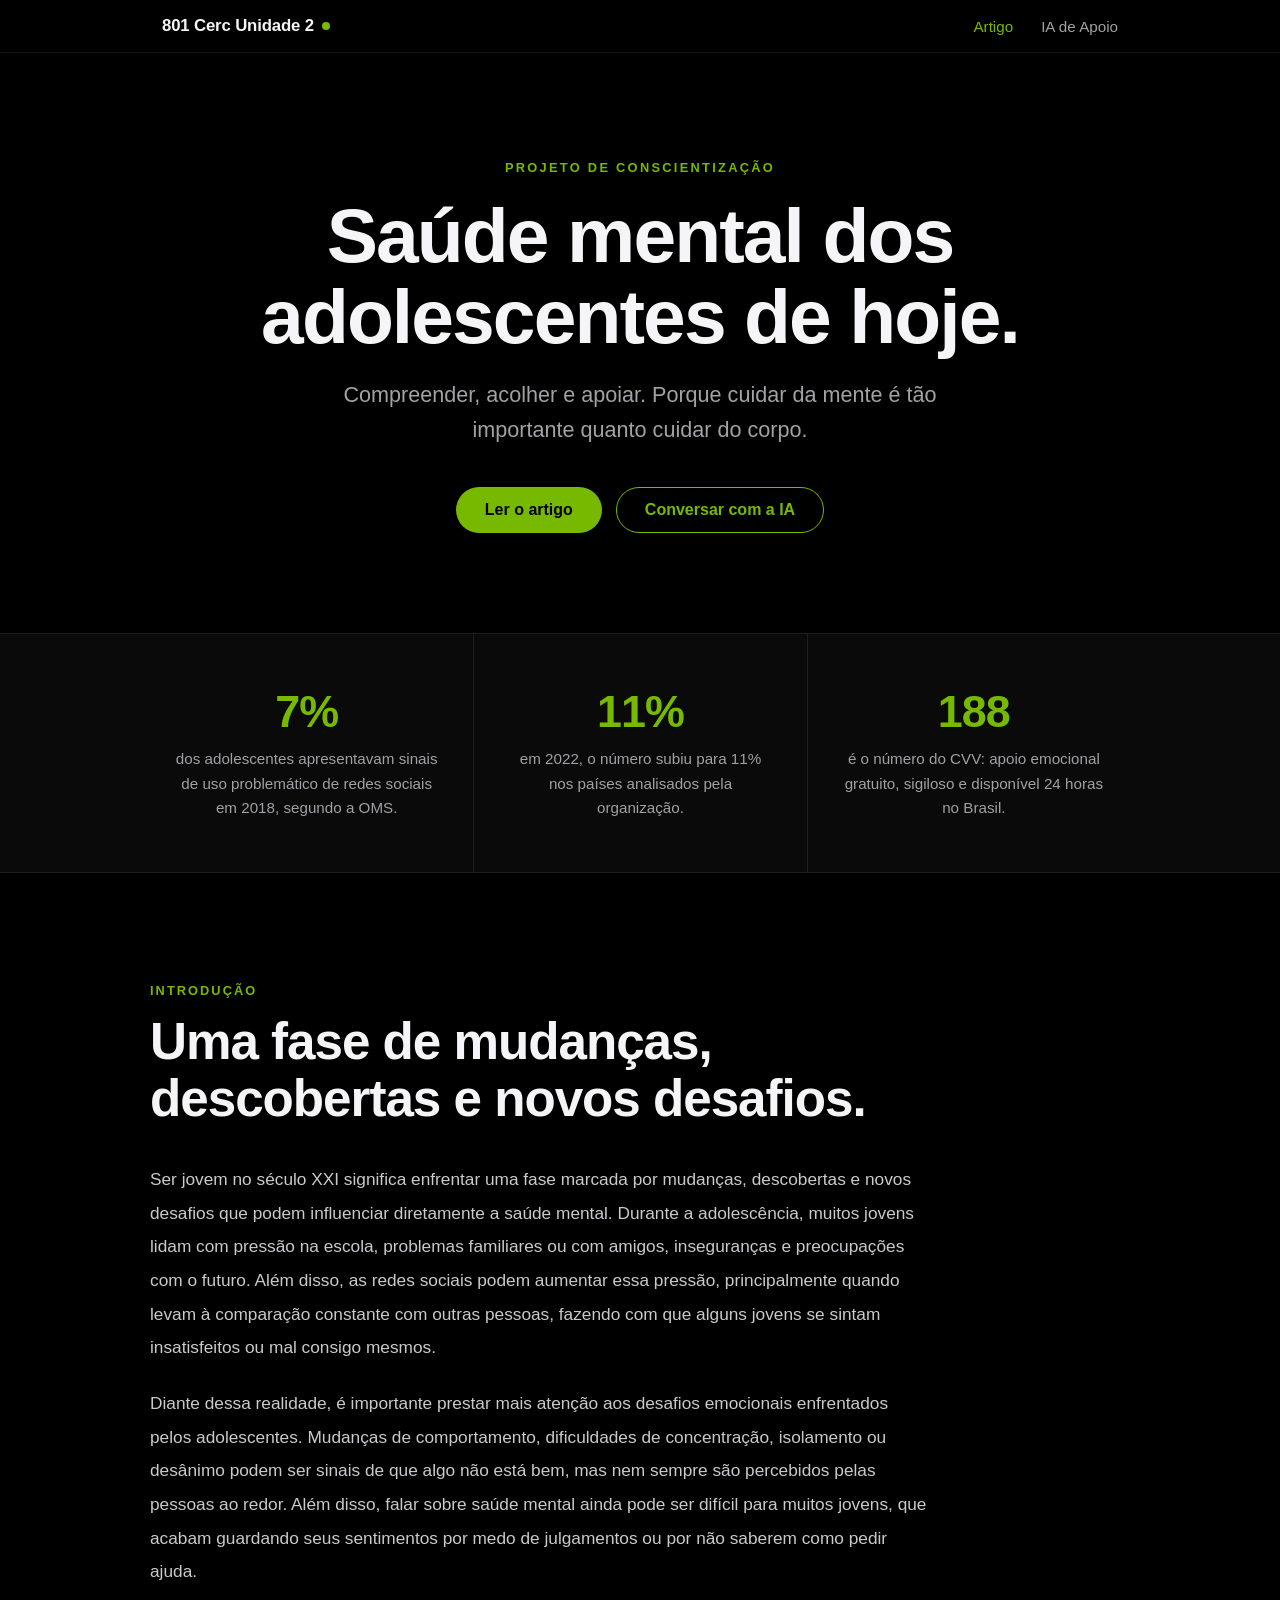
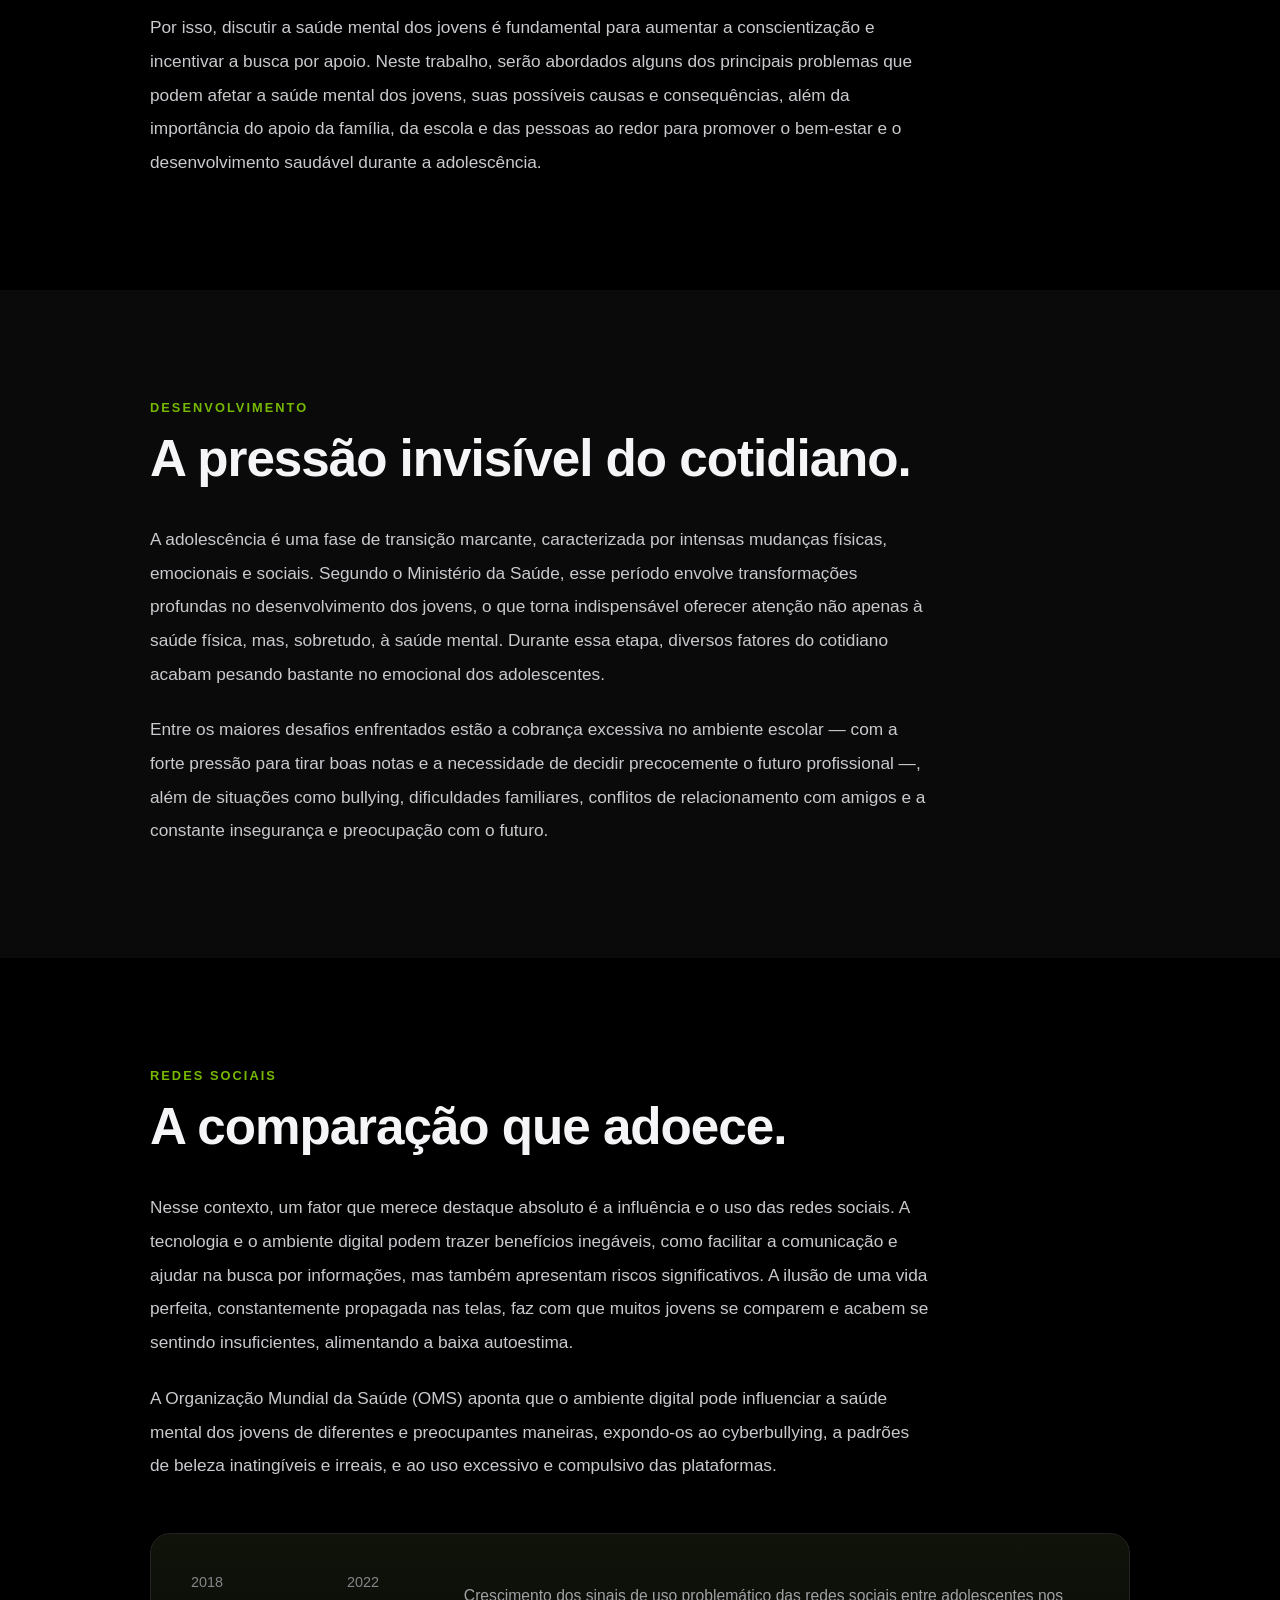
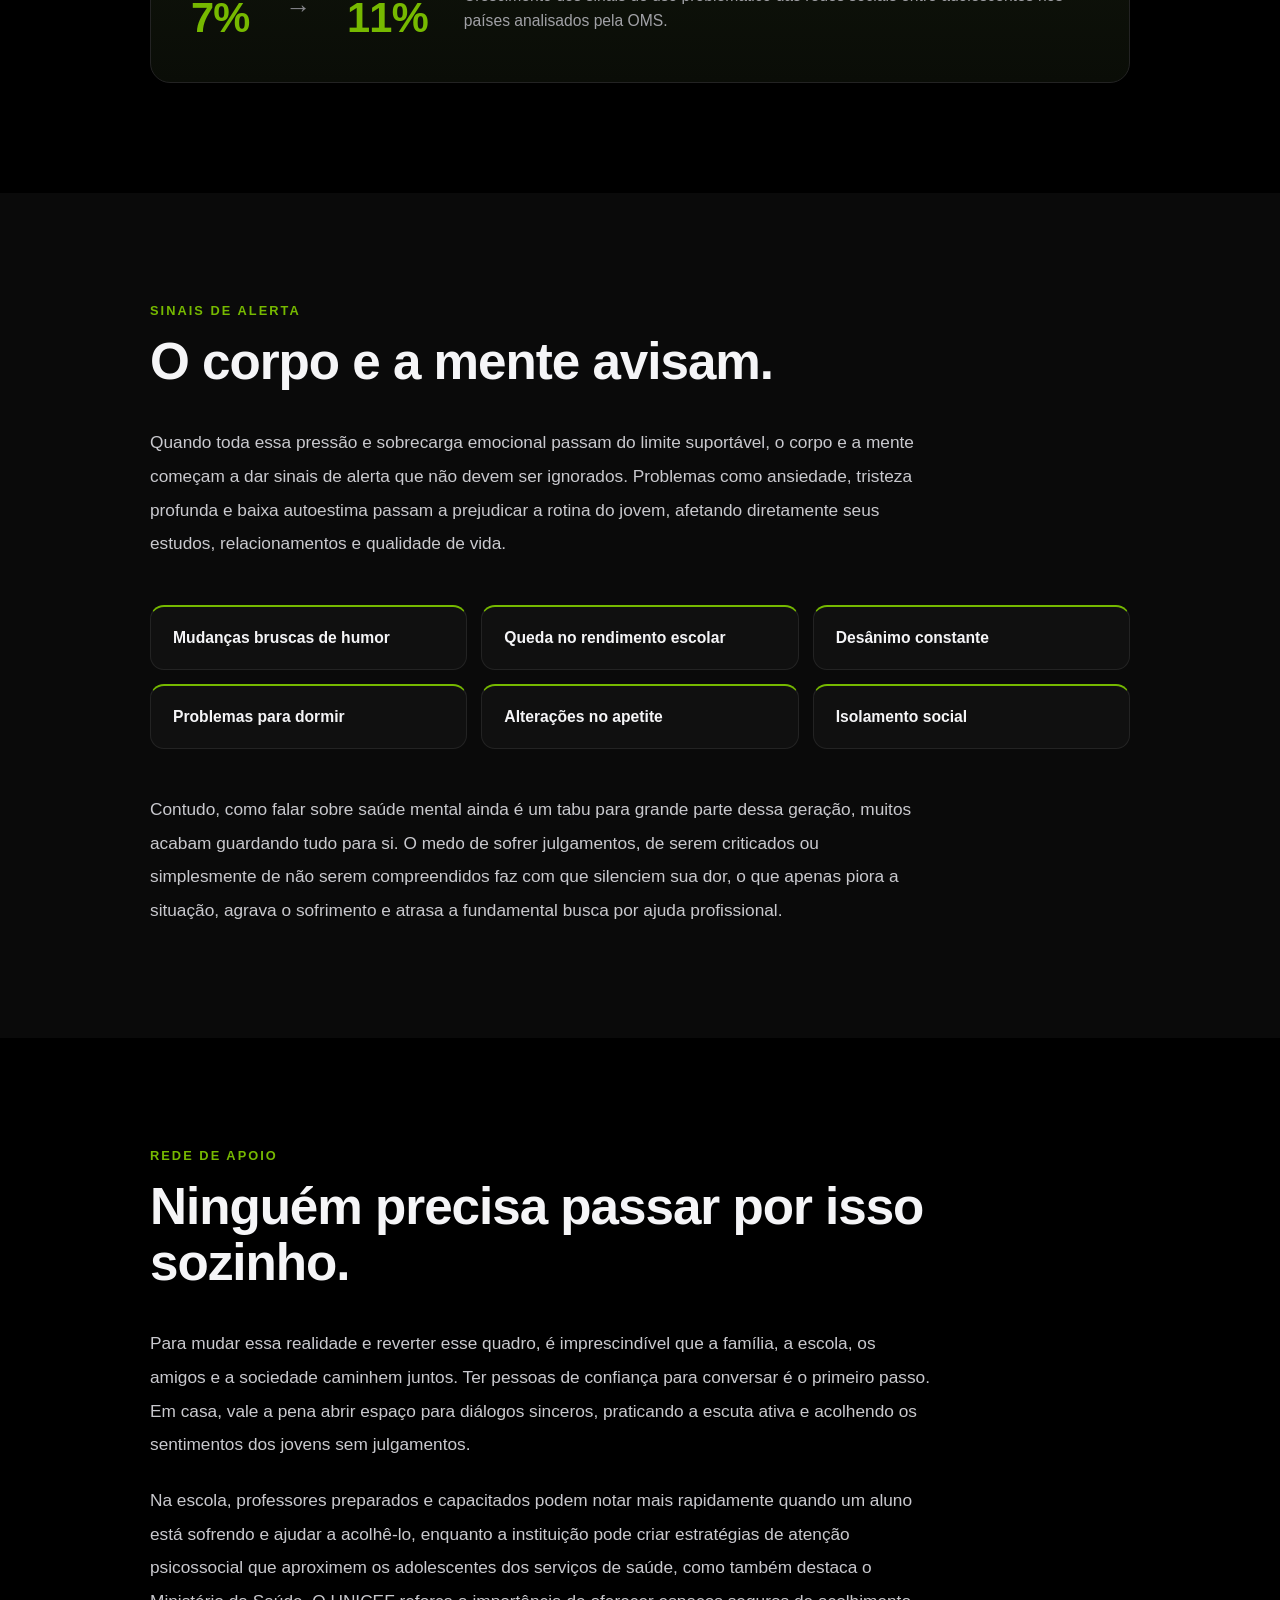
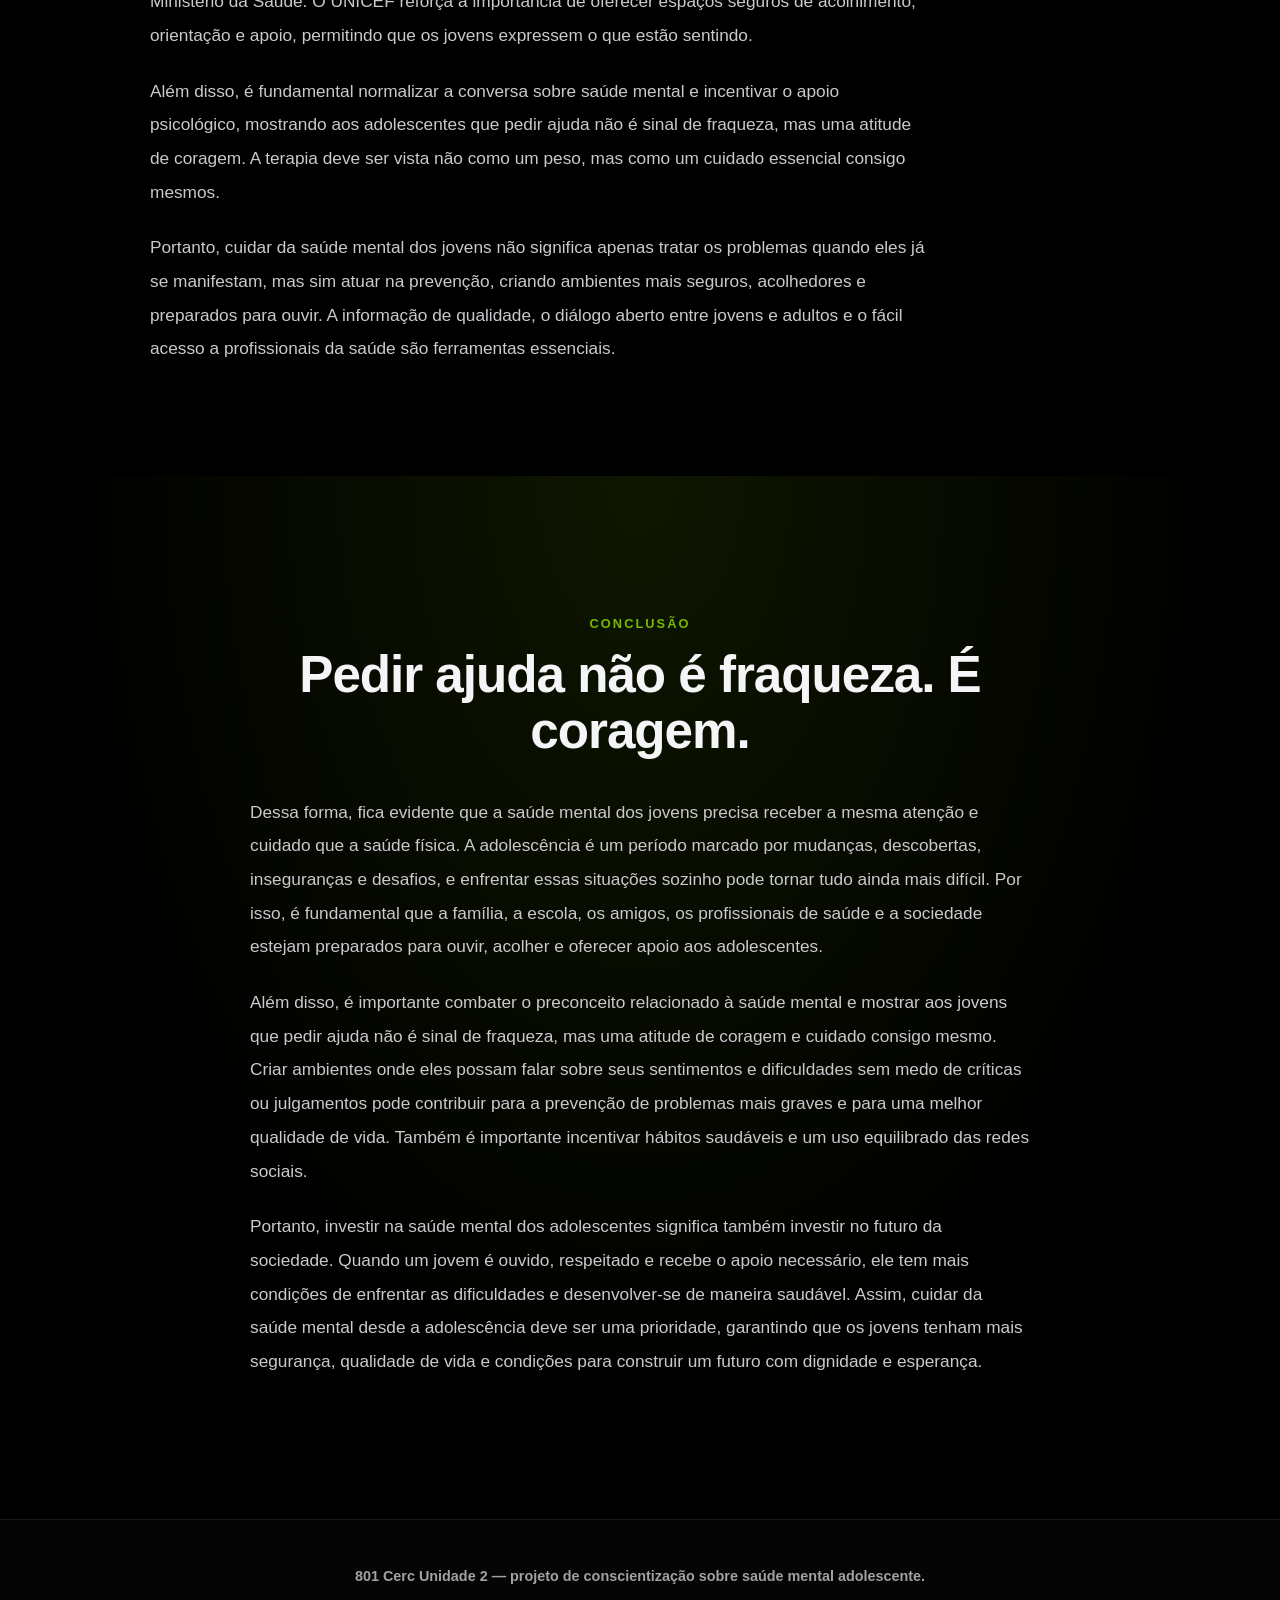
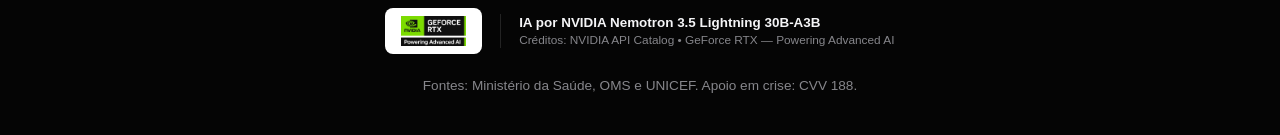
<file: index.html>
<!DOCTYPE html>
<html lang="pt-BR">
<head>
  <meta charset="UTF-8" />
  <meta name="viewport" content="width=device-width, initial-scale=1.0" />
  <title>Saúde Mental dos Adolescentes de Hoje</title>
  <link rel="stylesheet" href="style.css" />
</head>
<body>

  <nav class="nav">
    <div class="nav-inner">
      <a class="marca" href="#" onclick="return false;">
        801 Cerc Unidade 2<span class="ponto"></span>
      </a>
      <div class="nav-abas">
        <button class="nav-link ativa" data-aba="artigo">Artigo</button>
        <button class="nav-link" data-aba="ia">IA de Apoio</button>
      </div>
    </div>
  </nav>

  <main>

    <!-- ==================== ABA ARTIGO ==================== -->
    <section id="aba-artigo" class="aba-conteudo ativa">

      <header class="hero">
        <p class="eyebrow">Projeto de conscientização</p>
        <h1>Saúde mental dos adolescentes de hoje.</h1>
        <p class="hero-sub">
          Compreender, acolher e apoiar. Porque cuidar da mente é tão
          importante quanto cuidar do corpo.
        </p>
        <div class="hero-acoes">
          <button class="btn btn-verde" data-rolar="intro">Ler o artigo</button>
          <button class="btn btn-contorno" data-aba="ia">Conversar com a IA</button>
        </div>
      </header>

      <div class="faixa-stats">
        <div class="stats">
          <div class="stat">
            <h3>7%</h3>
            <p>dos adolescentes apresentavam sinais de uso problemático de redes sociais em 2018, segundo a OMS.</p>
          </div>
          <div class="stat">
            <h3>11%</h3>
            <p>em 2022, o número subiu para 11% nos países analisados pela organização.</p>
          </div>
          <div class="stat">
            <h3>188</h3>
            <p>é o número do CVV: apoio emocional gratuito, sigiloso e disponível 24 horas no Brasil.</p>
          </div>
        </div>
      </div>

      <section class="bloco" id="intro">
        <div class="bloco-inner">
          <p class="rotulo">Introdução</p>
          <h2>Uma fase de mudanças, descobertas e novos desafios.</h2>
          <div class="texto-artigo">
            <p>
              Ser jovem no século XXI significa enfrentar uma fase marcada por mudanças, descobertas e novos
              desafios que podem influenciar diretamente a saúde mental. Durante a adolescência, muitos jovens
              lidam com pressão na escola, problemas familiares ou com amigos, inseguranças e preocupações com o
              futuro. Além disso, as redes sociais podem aumentar essa pressão, principalmente quando levam à
              comparação constante com outras pessoas, fazendo com que alguns jovens se sintam insatisfeitos ou
              mal consigo mesmos.
            </p>
            <p>
              Diante dessa realidade, é importante prestar mais atenção aos desafios emocionais enfrentados pelos
              adolescentes. Mudanças de comportamento, dificuldades de concentração, isolamento ou desânimo podem
              ser sinais de que algo não está bem, mas nem sempre são percebidos pelas pessoas ao redor. Além
              disso, falar sobre saúde mental ainda pode ser difícil para muitos jovens, que acabam guardando seus
              sentimentos por medo de julgamentos ou por não saberem como pedir ajuda.
            </p>
            <p>
              Por isso, discutir a saúde mental dos jovens é fundamental para aumentar a conscientização e
              incentivar a busca por apoio. Neste trabalho, serão abordados alguns dos principais problemas que
              podem afetar a saúde mental dos jovens, suas possíveis causas e consequências, além da importância
              do apoio da família, da escola e das pessoas ao redor para promover o bem-estar e o desenvolvimento
              saudável durante a adolescência.
            </p>
          </div>
        </div>
      </section>

      <section class="bloco bloco-alt" id="pressao">
        <div class="bloco-inner">
          <p class="rotulo">Desenvolvimento</p>
          <h2>A pressão invisível do cotidiano.</h2>
          <div class="texto-artigo">
            <p>
              A adolescência é uma fase de transição marcante, caracterizada por intensas mudanças físicas,
              emocionais e sociais. Segundo o Ministério da Saúde, esse período envolve transformações profundas
              no desenvolvimento dos jovens, o que torna indispensável oferecer atenção não apenas à saúde física,
              mas, sobretudo, à saúde mental. Durante essa etapa, diversos fatores do cotidiano acabam pesando
              bastante no emocional dos adolescentes.
            </p>
            <p>
              Entre os maiores desafios enfrentados estão a cobrança excessiva no ambiente escolar — com a forte
              pressão para tirar boas notas e a necessidade de decidir precocemente o futuro profissional —, além
              de situações como bullying, dificuldades familiares, conflitos de relacionamento com amigos e a
              constante insegurança e preocupação com o futuro.
            </p>
          </div>
        </div>
      </section>

      <section class="bloco" id="redes">
        <div class="bloco-inner">
          <p class="rotulo">Redes sociais</p>
          <h2>A comparação que adoece.</h2>
          <div class="texto-artigo">
            <p>
              Nesse contexto, um fator que merece destaque absoluto é a influência e o uso das redes sociais. A
              tecnologia e o ambiente digital podem trazer benefícios inegáveis, como facilitar a comunicação e
              ajudar na busca por informações, mas também apresentam riscos significativos. A ilusão de uma vida
              perfeita, constantemente propagada nas telas, faz com que muitos jovens se comparem e acabem se
              sentindo insuficientes, alimentando a baixa autoestima.
            </p>
            <p>
              A Organização Mundial da Saúde (OMS) aponta que o ambiente digital pode influenciar a saúde mental
              dos jovens de diferentes e preocupantes maneiras, expondo-os ao cyberbullying, a padrões de beleza
              inatingíveis e irreais, e ao uso excessivo e compulsivo das plataformas.
            </p>
          </div>

          <div class="chamada">
            <div class="chamada-dados">
              <span>2018</span>
              <strong>7%</strong>
            </div>
            <div class="seta">→</div>
            <div class="chamada-dados">
              <span>2022</span>
              <strong>11%</strong>
            </div>
            <p class="chamada-texto">
              Crescimento dos sinais de uso problemático das redes sociais entre adolescentes
              nos países analisados pela OMS.
            </p>
          </div>
        </div>
      </section>

      <section class="bloco bloco-alt" id="sinais">
        <div class="bloco-inner">
          <p class="rotulo">Sinais de alerta</p>
          <h2>O corpo e a mente avisam.</h2>
          <div class="texto-artigo">
            <p>
              Quando toda essa pressão e sobrecarga emocional passam do limite suportável, o corpo e a mente
              começam a dar sinais de alerta que não devem ser ignorados. Problemas como ansiedade, tristeza
              profunda e baixa autoestima passam a prejudicar a rotina do jovem, afetando diretamente seus
              estudos, relacionamentos e qualidade de vida.
            </p>
          </div>

          <div class="grade-sinais">
            <div class="sinal">Mudanças bruscas de humor</div>
            <div class="sinal">Queda no rendimento escolar</div>
            <div class="sinal">Desânimo constante</div>
            <div class="sinal">Problemas para dormir</div>
            <div class="sinal">Alterações no apetite</div>
            <div class="sinal">Isolamento social</div>
          </div>

          <div class="texto-artigo">
            <p>
              Contudo, como falar sobre saúde mental ainda é um tabu para grande parte dessa geração, muitos
              acabam guardando tudo para si. O medo de sofrer julgamentos, de serem criticados ou simplesmente de
              não serem compreendidos faz com que silenciem sua dor, o que apenas piora a situação, agrava o
              sofrimento e atrasa a fundamental busca por ajuda profissional.
            </p>
          </div>
        </div>
      </section>

      <section class="bloco" id="apoio">
        <div class="bloco-inner">
          <p class="rotulo">Rede de apoio</p>
          <h2>Ninguém precisa passar por isso sozinho.</h2>
          <div class="texto-artigo">
            <p>
              Para mudar essa realidade e reverter esse quadro, é imprescindível que a família, a escola, os
              amigos e a sociedade caminhem juntos. Ter pessoas de confiança para conversar é o primeiro passo. Em
              casa, vale a pena abrir espaço para diálogos sinceros, praticando a escuta ativa e acolhendo os
              sentimentos dos jovens sem julgamentos.
            </p>
            <p>
              Na escola, professores preparados e capacitados podem notar mais rapidamente quando um aluno está
              sofrendo e ajudar a acolhê-lo, enquanto a instituição pode criar estratégias de atenção psicossocial
              que aproximem os adolescentes dos serviços de saúde, como também destaca o Ministério da Saúde. O
              UNICEF reforça a importância de oferecer espaços seguros de acolhimento, orientação e apoio,
              permitindo que os jovens expressem o que estão sentindo.
            </p>
            <p>
              Além disso, é fundamental normalizar a conversa sobre saúde mental e incentivar o apoio psicológico,
              mostrando aos adolescentes que pedir ajuda não é sinal de fraqueza, mas uma atitude de coragem. A
              terapia deve ser vista não como um peso, mas como um cuidado essencial consigo mesmos.
            </p>
            <p>
              Portanto, cuidar da saúde mental dos jovens não significa apenas tratar os problemas quando eles já
              se manifestam, mas sim atuar na prevenção, criando ambientes mais seguros, acolhedores e preparados
              para ouvir. A informação de qualidade, o diálogo aberto entre jovens e adultos e o fácil acesso a
              profissionais da saúde são ferramentas essenciais.
            </p>
          </div>
        </div>
      </section>

      <section class="conclusao" id="conclusao">
        <div class="bloco-inner">
          <p class="rotulo">Conclusão</p>
          <h2>Pedir ajuda não é fraqueza. É coragem.</h2>
          <div class="texto-artigo">
            <p>
              Dessa forma, fica evidente que a saúde mental dos jovens precisa receber a mesma atenção e cuidado
              que a saúde física. A adolescência é um período marcado por mudanças, descobertas, inseguranças e
              desafios, e enfrentar essas situações sozinho pode tornar tudo ainda mais difícil. Por isso, é
              fundamental que a família, a escola, os amigos, os profissionais de saúde e a sociedade estejam
              preparados para ouvir, acolher e oferecer apoio aos adolescentes.
            </p>
            <p>
              Além disso, é importante combater o preconceito relacionado à saúde mental e mostrar aos jovens que
              pedir ajuda não é sinal de fraqueza, mas uma atitude de coragem e cuidado consigo mesmo. Criar
              ambientes onde eles possam falar sobre seus sentimentos e dificuldades sem medo de críticas ou
              julgamentos pode contribuir para a prevenção de problemas mais graves e para uma melhor qualidade de
              vida. Também é importante incentivar hábitos saudáveis e um uso equilibrado das redes sociais.
            </p>
            <p>
              Portanto, investir na saúde mental dos adolescentes significa também investir no futuro da sociedade.
              Quando um jovem é ouvido, respeitado e recebe o apoio necessário, ele tem mais condições de enfrentar
              as dificuldades e desenvolver-se de maneira saudável. Assim, cuidar da saúde mental desde a
              adolescência deve ser uma prioridade, garantindo que os jovens tenham mais segurança, qualidade de
              vida e condições para construir um futuro com dignidade e esperança.
            </p>
          </div>
        </div>
      </section>

      <footer class="rodape">
        <div class="rodape-inner">
          <p class="rodape-marca">
            801 Cerc Unidade 2 — projeto de conscientização sobre saúde mental adolescente.
          </p>

          <div class="creditos-inner">
            <img
              src="nvidia.png"
              alt="NVIDIA"
              class="creditos-img"
            />
            <div class="creditos-divisor"></div>
            <div class="creditos-texto">
              <strong>IA por NVIDIA Nemotron 3.5 Lightning 30B-A3B</strong>
              <span>Créditos: NVIDIA API Catalog • GeForce RTX — Powering Advanced AI</span>
            </div>
          </div>

          <p class="rodape-fontes">
            Fontes: Ministério da Saúde, OMS e UNICEF. Apoio em crise: CVV 188.
          </p>
        </div>
      </footer>

    </section>

    <!-- ==================== ABA IA ==================== -->
    <section id="aba-ia" class="aba-conteudo">

      <div class="chat-topo">
        <div class="chat-topo-inner">
          <div class="chat-id">
            <span class="chat-avatar"></span>
            <div>
              <strong>IA de Apoio</strong>
              <span class="chat-status">Disponível para conversar</span>
            </div>
          </div>
          <button id="nova-conversa" class="btn-mini">Nova conversa</button>
        </div>
      </div>

      <div id="mensagens" class="mensagens">

        <div class="vazio" id="estado-vazio">
          <h2>Como você está hoje?</h2>
          <p>
            Este é um espaço seguro para desabafar. A IA está aqui para ouvir,
            acolher e tentar deixar o seu dia mais leve.
          </p>
          <div class="chips">
            <button class="chip" data-texto="Estou me sentindo sozinho(a) ultimamente.">Estou me sentindo sozinho(a)</button>
            <button class="chip" data-texto="Estou muito ansioso(a) com a escola e com o futuro.">Ansiedade com a escola</button>
            <button class="chip" data-texto="Estou tendo um dia difícil e precisava desabafar com alguém.">Tive um dia difícil</button>
            <button class="chip" data-texto="Quero ouvir algo que melhore o meu dia.">Quero melhorar meu dia</button>
          </div>
        </div>

      </div>

      <div class="chat-rodape">
        <form id="form-chat" class="chat-form">
          <input
            id="input-chat"
            type="text"
            placeholder="Escreva sua mensagem"
            autocomplete="off"
            required
          />
          <button class="btn-enviar" type="submit" aria-label="Enviar mensagem">
            <svg viewBox="0 0 24 24"><path d="M2.01 21L23 12 2.01 3 2 10l15 2-15 2z"></path></svg>
          </button>
        </form>
        <p class="chat-aviso-pequeno">
          A IA pode cometer erros e não substitui ajuda profissional. Em sofrimento intenso ou crise,
          ligue 188 (CVV) — gratuito, sigiloso e disponível 24 horas.
        </p>
      </div>

      <footer class="creditos-ia">
        <div class="creditos-inner">
          <img
            src="nvidia.png"
            alt="NVIDIA"
            class="creditos-img"
          />
          <div class="creditos-divisor"></div>
          <div class="creditos-texto">
            <strong>IA por NVIDIA Nemotron 3.5 Lightning 30B-A3B</strong>
            <span>Créditos: NVIDIA API Catalog • GeForce RTX — Powering Advanced AI</span>
          </div>
        </div>
      </footer>

    </section>

  </main>

  <script src="script.js"></script>
</body>
</html>
</file>
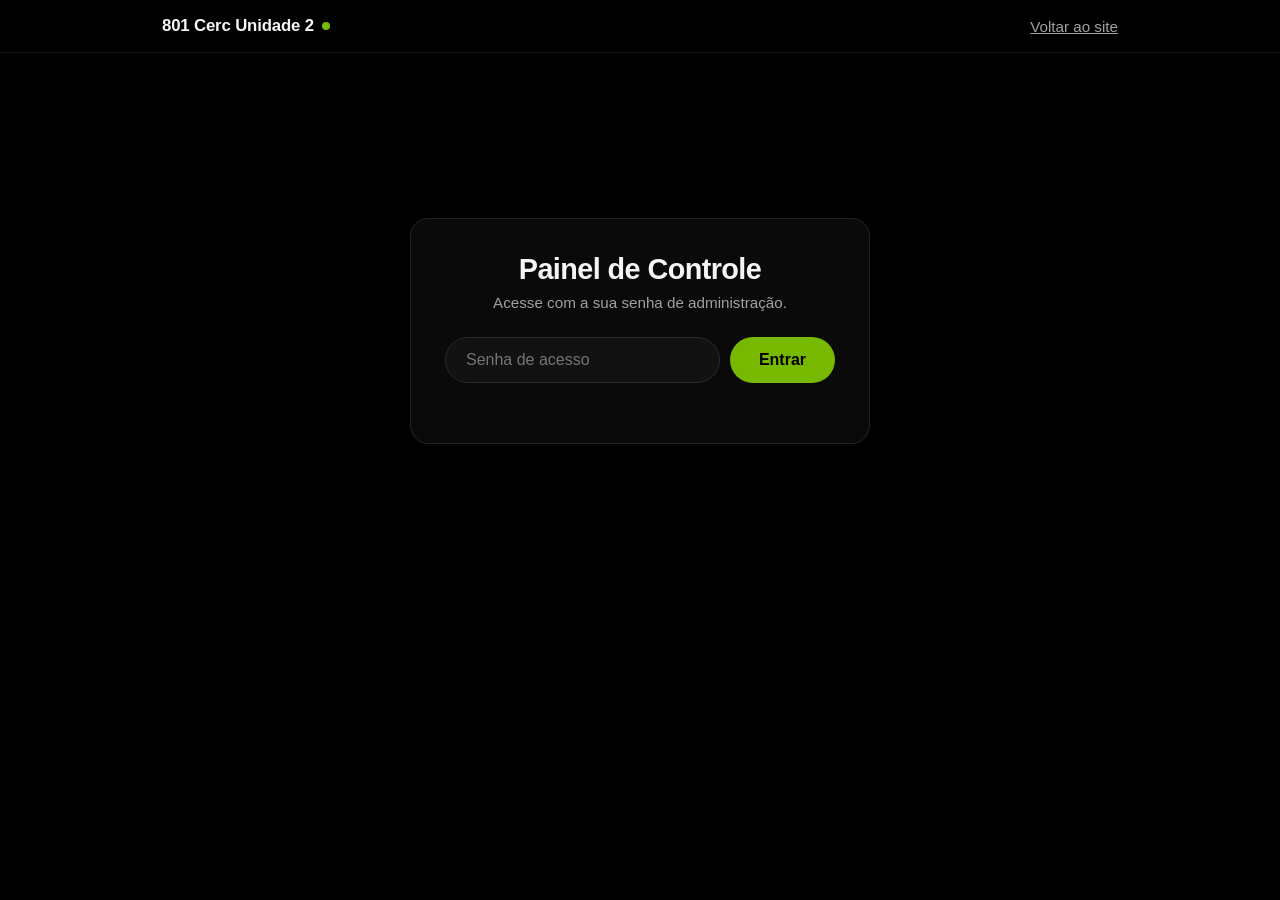
<file: dashboard.html>
<!DOCTYPE html>
<html lang="pt-BR">
<head>
  <meta charset="UTF-8" />
  <meta name="viewport" content="width=device-width, initial-scale=1.0" />
  <title>Painel de Controle — 801 Cerc Unidade 2</title>
  <link rel="stylesheet" href="style.css" />
  <style>
    .dash-main {
      max-width: 1000px;
      margin: 0 auto;
      padding: 110px 22px 60px;
    }

    .dash-card {
      background: #0a0a0a;
      border: 1px solid #232323;
      border-radius: 18px;
      padding: 34px;
    }

    #login-area {
      max-width: 460px;
      margin: 12vh auto;
      text-align: center;
    }

    #login-area h1 {
      font-size: 1.8rem;
      letter-spacing: -0.02em;
      margin-bottom: 8px;
    }

    .dash-sub {
      color: var(--texto-2);
      margin-bottom: 26px;
      font-size: 0.95rem;
    }

    .dash-form {
      display: flex;
      gap: 10px;
      flex-wrap: wrap;
    }

    .dash-form input {
      flex: 1;
      min-width: 0;
      background: #121212;
      border: 1px solid #2a2a2a;
      border-radius: 999px;
      padding: 12px 20px;
      color: var(--texto);
      outline: none;
      font-size: 1rem;
    }

    .dash-form input:focus {
      border-color: var(--verde);
    }

    .erro-texto {
      color: #ff6b6b;
      margin-top: 12px;
      font-size: 0.85rem;
      min-height: 1em;
    }

    .dash-topo {
      display: flex;
      justify-content: space-between;
      align-items: center;
      gap: 14px;
      flex-wrap: wrap;
      margin-bottom: 22px;
    }

    .dash-topo h1 {
      font-size: 1.6rem;
      letter-spacing: -0.02em;
    }

    .dash-topo > div {
      display: flex;
      gap: 10px;
      align-items: center;
      flex-wrap: wrap;
    }

    .status-pill {
      padding: 8px 14px;
      border-radius: 999px;
      font-size: 0.8rem;
      font-weight: 600;
    }

    .status-pill.on {
      background: rgba(118, 185, 0, 0.12);
      color: var(--verde);
      border: 1px solid rgba(118, 185, 0, 0.4);
    }

    .status-pill.off {
      background: rgba(255, 107, 107, 0.1);
      color: #ff6b6b;
      border: 1px solid rgba(255, 107, 107, 0.4);
    }

    .cards {
      display: grid;
      grid-template-columns: repeat(5, 1fr);
      gap: 14px;
      margin-bottom: 22px;
    }

    .card {
      background: #0a0a0a;
      border: 1px solid #232323;
      border-radius: 14px;
      padding: 22px;
      text-align: center;
    }

    .card-num {
      display: block;
      color: var(--verde);
      font-size: 2rem;
      font-weight: 700;
      letter-spacing: -0.02em;
    }

    .card-label {
      color: var(--texto-3);
      font-size: 0.78rem;
      margin-top: 4px;
    }

    .grafico-card {
      margin-bottom: 22px;
    }

    .grafico-card h2,
    .controles h2 {
      font-size: 1.1rem;
      margin-bottom: 20px;
    }

    .grafico {
      display: flex;
      gap: 12px;
      align-items: flex-end;
      height: 170px;
    }

    .g-dia {
      flex: 1;
      display: flex;
      flex-direction: column;
      align-items: center;
      gap: 8px;
      height: 100%;
      justify-content: flex-end;
    }

    .g-barras {
      display: flex;
      gap: 6px;
      align-items: flex-end;
      height: 130px;
    }

    .g-bar {
      width: 14px;
      border-radius: 4px 4px 0 0;
    }

    .g-bar.msg {
      background: var(--verde);
    }

    .g-bar.vis {
      background: #3a3a3a;
    }

    .g-label {
      color: var(--texto-3);
      font-size: 0.7rem;
    }

    .legenda {
      display: flex;
      gap: 16px;
      margin-top: 14px;
      color: var(--texto-3);
      font-size: 0.75rem;
      align-items: center;
    }

    .dot-msg,
    .dot-vis {
      width: 10px;
      height: 10px;
      border-radius: 3px;
      display: inline-block;
      margin-right: 6px;
    }

    .dot-msg {
      background: var(--verde);
    }

    .dot-vis {
      background: #3a3a3a;
    }

    .controles-linha {
      display: flex;
      justify-content: space-between;
      align-items: center;
      gap: 16px;
      padding: 18px 0;
      flex-wrap: wrap;
    }

    .controles-linha + .controles-linha {
      border-top: 1px solid #1c1c1c;
    }

    .controles-linha strong {
      font-size: 0.95rem;
    }

    .controles-linha p {
      color: var(--texto-3);
      font-size: 0.82rem;
      margin-top: 4px;
    }

    .btn-perigo {
      background: transparent;
      color: #ff6b6b;
      border: 1px solid #ff6b6b;
      border-radius: 980px;
      padding: 10px 22px;
      font-weight: 600;
      cursor: pointer;
      transition: 0.2s;
      font-family: inherit;
    }

    .btn-perigo:hover {
      background: rgba(255, 107, 107, 0.1);
    }

    /* ---------- Celular (até 760px) ---------- */
    @media (max-width: 760px) {
      .dash-main {
        padding: 90px 16px 40px;
      }

      .dash-card {
        padding: 24px 20px;
      }

      #login-area {
        margin: 8vh auto 0;
        padding: 0 8px;
      }

      #login-area h1 {
        font-size: 1.5rem;
      }

      .dash-form {
        flex-direction: column;
      }

      .dash-form input,
      .dash-form .btn-verde {
        width: 100%;
      }

      .dash-topo {
        flex-direction: column;
        align-items: flex-start;
        gap: 12px;
      }

      .dash-topo > div {
        width: 100%;
        justify-content: space-between;
      }

      .cards {
        grid-template-columns: repeat(2, 1fr);
        gap: 10px;
      }

      /* Primeiro card (visitas totais) em destaque, ocupando 2 colunas */
      .card:first-child {
        grid-column: span 2;
        background: linear-gradient(135deg, #0d1a04, #0a0a0a);
        border-color: rgba(118, 185, 0, 0.3);
      }

      .card:first-child .card-num {
        font-size: 2.6rem;
      }

      .card {
        padding: 18px 12px;
      }

      .card-num {
        font-size: 1.6rem;
      }

      .card-label {
        font-size: 0.7rem;
      }

      .grafico-card h2,
      .controles h2 {
        font-size: 1rem;
        margin-bottom: 16px;
      }

      .grafico {
        height: 140px;
        gap: 6px;
      }

      .g-barras {
        height: 110px;
        gap: 3px;
      }

      .g-bar {
        width: 10px;
      }

      .g-label {
        font-size: 0.65rem;
      }

      .legenda {
        justify-content: center;
        flex-wrap: wrap;
        gap: 12px;
      }

      .controles-linha {
        flex-direction: column;
        align-items: stretch;
        gap: 12px;
        padding: 16px 0;
      }

      .controles-linha > div {
        text-align: left;
      }

      .controles-linha .btn,
      .controles-linha .btn-perigo {
        width: 100%;
        padding: 12px 22px;
        text-align: center;
      }
    }

    /* ---------- Telas muito pequenas ---------- */
    @media (max-width: 480px) {
      .dash-topo h1 {
        font-size: 1.35rem;
      }

      .dash-topo .btn-mini {
        padding: 7px 12px;
        font-size: 0.78rem;
      }

      .status-pill {
        padding: 6px 12px;
        font-size: 0.72rem;
      }
    }
  </style>
</head>
<body>

  <nav class="nav">
    <div class="nav-inner">
      <a class="marca" href="index.html">
        801 Cerc Unidade 2<span class="ponto"></span>
      </a>
      <div class="nav-abas">
        <a class="nav-link" href="index.html">Voltar ao site</a>
      </div>
    </div>
  </nav>

  <main class="dash-main">

    <section id="login-area" class="dash-card">
      <h1>Painel de Controle</h1>
      <p class="dash-sub">Acesse com a sua senha de administração.</p>
      <form id="form-login" class="dash-form">
        <input type="password" id="senha-input" placeholder="Senha de acesso" required autocomplete="current-password" />
        <button class="btn btn-verde" type="submit">Entrar</button>
      </form>
      <p id="login-erro" class="erro-texto"></p>
    </section>

    <section id="painel-area" hidden>

      <div class="dash-topo">
        <h1>Visão geral</h1>
        <div>
          <span id="status-ia" class="status-pill on">IA ativa</span>
          <button id="btn-atualizar" class="btn-mini">Atualizar</button>
          <button id="btn-sair" class="btn-mini">Sair</button>
        </div>
      </div>

      <div class="cards">
        <div class="card">
          <span class="card-num" id="c-visitas">0</span>
          <span class="card-label">Visitas (total)</span>
        </div>
        <div class="card">
          <span class="card-num" id="c-mensagens">0</span>
          <span class="card-label">Mensagens (total)</span>
        </div>
        <div class="card">
          <span class="card-num" id="c-hoje-visitas">0</span>
          <span class="card-label">Visitas hoje</span>
        </div>
        <div class="card">
          <span class="card-num" id="c-hoje-msg">0</span>
          <span class="card-label">Mensagens hoje</span>
        </div>
        <div class="card">
          <span class="card-num" id="c-erros">0</span>
          <span class="card-label">Erros</span>
        </div>
      </div>

      <div class="dash-card grafico-card">
        <h2>Últimos 7 dias</h2>
        <div class="grafico" id="grafico"></div>
        <div class="legenda">
          <span><span class="dot-msg"></span>Mensagens</span>
          <span><span class="dot-vis"></span>Visitas</span>
        </div>
      </div>

      <div class="dash-card controles">
        <h2>Controles do site</h2>

        <div class="controles-linha">
          <div>
            <strong>IA de Apoio</strong>
            <p>Ligue ou desligue o chat de IA (modo manutenção).</p>
          </div>
          <button id="btn-toggle-ia" class="btn btn-contorno">Desligar IA</button>
        </div>

        <div class="controles-linha">
          <div>
            <strong>Zerar estatísticas</strong>
            <p>Apaga todos os contadores de visitas e mensagens.</p>
          </div>
          <button id="btn-reset" class="btn-perigo">Zerar</button>
        </div>
      </div>

    </section>

  </main>

  <script>
    const API = "https://ia-nvidia-proxy.migueletchelanc.workers.dev/";
    let senha = sessionStorage.getItem("dashSenha") || "";

    const loginArea = document.getElementById("login-area");
    const painelArea = document.getElementById("painel-area");
    const formLogin = document.getElementById("form-login");
    const senhaInput = document.getElementById("senha-input");
    const loginErro = document.getElementById("login-erro");

    formLogin.addEventListener("submit", (e) => {
      e.preventDefault();
      senha = senhaInput.value;
      sessionStorage.setItem("dashSenha", senha);
      carregar(true);
    });

    document.getElementById("btn-sair").addEventListener("click", () => {
      sessionStorage.removeItem("dashSenha");
      senha = "";
      painelArea.hidden = true;
      loginArea.hidden = false;
      senhaInput.value = "";
    });

    document.getElementById("btn-atualizar").addEventListener("click", () => carregar(true));

    document.getElementById("btn-toggle-ia").addEventListener("click", () =>
      admin({ acao: "toggle-ia" })
    );

    document.getElementById("btn-reset").addEventListener("click", () => {
      if (confirm("Apagar todas as estatísticas? Isso não pode ser desfeito.")) {
        admin({ acao: "reset" });
      }
    });

    async function admin(payload) {
      const r = await fetch(API + "admin", {
        method: "POST",
        headers: { "Content-Type": "application/json" },
        body: JSON.stringify({ senha, ...payload })
      });
      const d = await r.json();
      if (!r.ok) {
        alert(d.erro || "Erro ao executar a ação.");
        return;
      }
      carregar(false);
    }

    async function carregar(erroVisivel) {
      try {
        const r = await fetch(API + "stats?senha=" + encodeURIComponent(senha));
        const d = await r.json();
        if (!r.ok) throw new Error(d.erro || "erro");

        loginArea.hidden = true;
        painelArea.hidden = false;
        render(d);
      } catch (e) {
        sessionStorage.removeItem("dashSenha");
        painelArea.hidden = true;
        loginArea.hidden = false;
        if (erroVisivel) loginErro.textContent = "Senha incorreta ou falha de conexão.";
        senha = "";
      }
    }

    function render(d) {
      document.getElementById("c-visitas").textContent = d.totalVisitas;
      document.getElementById("c-mensagens").textContent = d.totalMensagens;
      document.getElementById("c-erros").textContent = d.totalErros;
      document.getElementById("c-hoje-visitas").textContent = d.hojeVisitas;
      document.getElementById("c-hoje-msg").textContent = d.hojeMensagens;

      const pill = document.getElementById("status-ia");
      pill.textContent = d.iaAtiva ? "IA ativa" : "IA em manutenção";
      pill.className = "status-pill " + (d.iaAtiva ? "on" : "off");
      document.getElementById("btn-toggle-ia").textContent = d.iaAtiva
        ? "Desligar IA"
        : "Ligar IA";

      const g = document.getElementById("grafico");
      g.innerHTML = "";
      const max = Math.max(1, ...d.dias.map((x) => Math.max(x.mensagens, x.visitas)));

      d.dias.forEach((x) => {
        const dia = document.createElement("div");
        dia.className = "g-dia";

        const barras = document.createElement("div");
        barras.className = "g-barras";

        const b1 = document.createElement("div");
        b1.className = "g-bar msg";
        b1.style.height = Math.max(4, (x.mensagens / max) * 130) + "px";
        b1.title = x.mensagens + " mensagens";

        const b2 = document.createElement("div");
        b2.className = "g-bar vis";
        b2.style.height = Math.max(4, (x.visitas / max) * 130) + "px";
        b2.title = x.visitas + " visitas";

        barras.appendChild(b1);
        barras.appendChild(b2);

        const lab = document.createElement("span");
        lab.className = "g-label";
        lab.textContent = x.dia.slice(8, 10) + "/" + x.dia.slice(5, 7);

        dia.appendChild(barras);
        dia.appendChild(lab);
        g.appendChild(dia);
      });
    }

    if (senha) carregar(false);
    setInterval(() => {
      if (!painelArea.hidden) carregar(false);
    }, 30000);
  </script>
</body>
</html>
</file>
<file: style.css>
* {
  box-sizing: border-box;
  margin: 0;
  padding: 0;
}

:root {
  --verde: #76b900;
  --verde-hover: #8fd400;
  --fundo: #000000;
  --fundo-alt: #0a0a0a;
  --cartao: #101010;
  --borda: #232323;
  --texto: #f5f5f7;
  --texto-2: #a1a1a6;
  --texto-3: #86868b;
}

html {
  scroll-behavior: smooth;
}

body {
  font-family: -apple-system, BlinkMacSystemFont, "SF Pro Display", "Segoe UI",
    Roboto, "Helvetica Neue", Arial, sans-serif;
  background: var(--fundo);
  color: var(--texto);
  -webkit-font-smoothing: antialiased;
}

button {
  font-family: inherit;
}

section {
  scroll-margin-top: 70px;
}

/* ---------- Navegação ---------- */
.nav {
  position: fixed;
  top: 0;
  left: 0;
  right: 0;
  z-index: 100;
  background: rgba(0, 0, 0, 0.75);
  backdrop-filter: saturate(180%) blur(20px);
  -webkit-backdrop-filter: saturate(180%) blur(20px);
  border-bottom: 1px solid rgba(255, 255, 255, 0.08);
}

.nav-inner {
  max-width: 1000px;
  margin: 0 auto;
  height: 52px;
  padding: 0 22px;
  display: flex;
  align-items: center;
  justify-content: space-between;
  gap: 12px;
}

.marca {
  color: var(--texto);
  text-decoration: none;
  font-weight: 600;
  font-size: 1.05rem;
  letter-spacing: -0.01em;
  display: flex;
  align-items: center;
  gap: 8px;
  white-space: nowrap;
}

.ponto {
  width: 8px;
  height: 8px;
  border-radius: 50%;
  background: var(--verde);
  flex-shrink: 0;
}

.nav-abas {
  display: flex;
  gap: 28px;
}

.nav-link {
  background: none;
  border: none;
  color: var(--texto-2);
  font-size: 0.95rem;
  cursor: pointer;
  padding: 6px 0;
  transition: color 0.2s;
}

.nav-link:hover {
  color: var(--texto);
}

.nav-link.ativa {
  color: var(--verde);
}

/* ---------- Abas ---------- */
.aba-conteudo {
  display: none;
}

.aba-conteudo.ativa {
  display: block;
}

/* ---------- Hero ---------- */
.hero {
  padding: 160px 22px 100px;
  text-align: center;
}

.eyebrow {
  color: var(--verde);
  text-transform: uppercase;
  letter-spacing: 0.18em;
  font-size: 0.8rem;
  font-weight: 600;
  margin-bottom: 20px;
}

.hero h1 {
  font-size: clamp(2.4rem, 6.5vw, 4.8rem);
  font-weight: 700;
  letter-spacing: -0.025em;
  line-height: 1.05;
  max-width: 900px;
  margin: 0 auto 22px;
}

.hero-sub {
  color: var(--texto-2);
  font-size: clamp(1.05rem, 2vw, 1.35rem);
  line-height: 1.6;
  max-width: 640px;
  margin: 0 auto 40px;
}

.hero-acoes {
  display: flex;
  gap: 14px;
  justify-content: center;
  flex-wrap: wrap;
}

.btn {
  border-radius: 980px;
  padding: 13px 28px;
  font-size: 1rem;
  font-weight: 600;
  cursor: pointer;
  transition: 0.2s;
  border: 1px solid transparent;
}

.btn-verde {
  background: var(--verde);
  color: #000;
}

.btn-verde:hover {
  background: var(--verde-hover);
}

.btn-contorno {
  background: transparent;
  color: var(--verde);
  border-color: var(--verde);
}

.btn-contorno:hover {
  background: rgba(118, 185, 0, 0.1);
}

/* ---------- Faixa de estatísticas ---------- */
.faixa-stats {
  border-top: 1px solid rgba(255, 255, 255, 0.08);
  border-bottom: 1px solid rgba(255, 255, 255, 0.08);
  background: var(--fundo-alt);
}

.stats {
  max-width: 1000px;
  margin: 0 auto;
  display: grid;
  grid-template-columns: repeat(3, 1fr);
}

.stat {
  padding: 52px 34px;
  text-align: center;
  border-left: 1px solid rgba(255, 255, 255, 0.08);
}

.stat:first-child {
  border-left: none;
}

.stat h3 {
  color: var(--verde);
  font-size: 2.8rem;
  font-weight: 700;
  letter-spacing: -0.02em;
}

.stat p {
  color: var(--texto-2);
  font-size: 0.95rem;
  line-height: 1.6;
  margin-top: 10px;
}

/* ---------- Blocos do artigo ---------- */
.bloco {
  padding: 110px 22px;
}

.bloco-alt {
  background: var(--fundo-alt);
}

.bloco-inner {
  max-width: 980px;
  margin: 0 auto;
}

.rotulo {
  color: var(--verde);
  text-transform: uppercase;
  letter-spacing: 0.16em;
  font-size: 0.8rem;
  font-weight: 600;
  margin-bottom: 16px;
}

.bloco h2,
.conclusao h2 {
  font-size: clamp(1.9rem, 4.2vw, 3.2rem);
  font-weight: 700;
  letter-spacing: -0.02em;
  line-height: 1.1;
  margin-bottom: 36px;
  max-width: 820px;
}

.texto-artigo {
  max-width: 780px;
  color: #c9c9ce;
  font-size: 1.08rem;
  line-height: 1.95;
}

.texto-artigo p {
  margin-bottom: 22px;
}

.texto-artigo p:last-child {
  margin-bottom: 0;
}

/* ---------- Chamada de dado (OMS) ---------- */
.chamada {
  margin-top: 50px;
  border: 1px solid var(--borda);
  border-radius: 20px;
  background: linear-gradient(180deg, #0f130a, #0a0d07);
  padding: 40px;
  display: flex;
  align-items: center;
  gap: 36px;
  flex-wrap: wrap;
}

.chamada-dados span {
  display: block;
  color: var(--texto-3);
  font-size: 0.9rem;
  margin-bottom: 4px;
}

.chamada-dados strong {
  color: var(--verde);
  font-size: 2.6rem;
  font-weight: 700;
  letter-spacing: -0.02em;
}

.seta {
  color: var(--texto-3);
  font-size: 1.6rem;
}

.chamada-texto {
  flex: 1;
  min-width: 240px;
  color: var(--texto-2);
  font-size: 0.98rem;
  line-height: 1.6;
}

/* ---------- Grade de sinais ---------- */
.grade-sinais {
  display: grid;
  grid-template-columns: repeat(3, 1fr);
  gap: 14px;
  margin: 44px 0;
}

.sinal {
  background: var(--cartao);
  border: 1px solid var(--borda);
  border-top: 2px solid var(--verde);
  border-radius: 14px;
  padding: 22px;
  font-weight: 600;
  font-size: 0.98rem;
}

/* ---------- Conclusão ---------- */
.conclusao {
  padding: 140px 22px;
  text-align: center;
  background: radial-gradient(ellipse at top, rgba(118, 185, 0, 0.12), transparent 65%);
}

.conclusao h2 {
  margin-left: auto;
  margin-right: auto;
}

.conclusao .texto-artigo {
  margin: 0 auto;
  text-align: left;
}

/* ---------- Rodapé ---------- */
.rodape {
  border-top: 1px solid rgba(255, 255, 255, 0.08);
  padding: 48px 22px 42px;
  background: #050505;
}

.rodape-inner {
  max-width: 980px;
  margin: 0 auto;
  display: flex;
  flex-direction: column;
  align-items: center;
  gap: 24px;
  text-align: center;
  color: var(--texto-3);
  font-size: 0.85rem;
}

.rodape-marca {
  color: var(--texto-2);
  font-weight: 600;
  font-size: 0.9rem;
}

/* ---------- Créditos NVIDIA ---------- */
.creditos-ia {
  border-top: 1px solid rgba(255, 255, 255, 0.08);
  background: #0a0a0a;
  padding: 16px 22px;
}

.creditos-inner {
  max-width: 860px;
  margin: 0 auto;
  display: flex;
  align-items: center;
  justify-content: center;
  gap: 18px;
  flex-wrap: wrap;
}

.creditos-img {
  height: 46px;
  width: auto;
  background: #ffffff;
  padding: 8px 16px;
  border-radius: 8px;
  display: block;
}

.creditos-divisor {
  width: 1px;
  height: 34px;
  background: rgba(255, 255, 255, 0.12);
}

.creditos-texto {
  display: flex;
  flex-direction: column;
  gap: 3px;
  text-align: left;
}

.creditos-texto strong {
  font-size: 0.84rem;
  color: var(--texto);
}

.creditos-texto span {
  font-size: 0.74rem;
  color: var(--texto-3);
}

/* ---------- App de chat ---------- */
#aba-ia.ativa {
  display: flex;
  flex-direction: column;
  height: 100vh;
  height: 100dvh;
  padding-top: 52px;
}

.chat-topo {
  border-bottom: 1px solid rgba(255, 255, 255, 0.08);
}

.chat-topo-inner {
  max-width: 860px;
  margin: 0 auto;
  padding: 14px 22px;
  display: flex;
  align-items: center;
  justify-content: space-between;
  gap: 12px;
}

.chat-id {
  display: flex;
  align-items: center;
  gap: 12px;
  min-width: 0;
}

.chat-avatar {
  width: 36px;
  height: 36px;
  border-radius: 50%;
  background: radial-gradient(circle at 30% 30%, #9be000, #4c7a00);
  flex-shrink: 0;
}

.chat-id strong {
  display: block;
  font-size: 0.98rem;
}

.chat-status {
  color: var(--verde);
  font-size: 0.78rem;
}

.btn-mini {
  background: transparent;
  border: 1px solid #2a2a2a;
  color: var(--texto-2);
  border-radius: 980px;
  padding: 8px 18px;
  font-size: 0.85rem;
  cursor: pointer;
  transition: 0.2s;
  white-space: nowrap;
}

.btn-mini:hover {
  border-color: var(--verde);
  color: var(--verde);
}

.mensagens {
  flex: 1;
  overflow-y: auto;
  padding: 36px 22px;
}

/* Estado vazio */
.vazio {
  max-width: 720px;
  margin: 9vh auto 0;
  text-align: center;
  padding: 0 4px;
}

.vazio h2 {
  font-size: clamp(1.8rem, 4vw, 2.6rem);
  letter-spacing: -0.02em;
  margin-bottom: 14px;
}

.vazio p {
  color: var(--texto-2);
  line-height: 1.7;
  margin-bottom: 34px;
}

.chips {
  display: flex;
  gap: 10px;
  flex-wrap: wrap;
  justify-content: center;
}

.chip {
  background: var(--cartao);
  border: 1px solid #262626;
  color: var(--texto-2);
  padding: 10px 18px;
  border-radius: 980px;
  font-size: 0.9rem;
  cursor: pointer;
  transition: 0.2s;
}

.chip:hover {
  border-color: var(--verde);
  color: var(--texto);
}

/* Mensagens */
.linha {
  max-width: 780px;
  margin: 0 auto 28px;
  display: flex;
  gap: 14px;
}

.linha.usuario {
  justify-content: flex-end;
}

.bolha-usuario {
  background: #1d2410;
  border: 1px solid #33400f;
  color: #eef7da;
  padding: 12px 18px;
  border-radius: 18px 18px 4px 18px;
  max-width: 75%;
  white-space: pre-wrap;
  line-height: 1.6;
  overflow-wrap: break-word;
}

.avatar-mini {
  width: 30px;
  height: 30px;
  border-radius: 50%;
  background: radial-gradient(circle at 30% 30%, #9be000, #4c7a00);
  flex-shrink: 0;
  margin-top: 2px;
}

.conteudo-ia {
  color: #e8e8ed;
  line-height: 1.75;
  white-space: pre-wrap;
  max-width: 90%;
  padding-top: 3px;
  overflow-wrap: break-word;
}

.nome-ia {
  display: block;
  color: var(--texto-3);
  font-size: 0.78rem;
  margin-bottom: 6px;
}

/* Indicador de digitação */
.digitando {
  display: inline-flex;
  gap: 5px;
  padding: 8px 0;
}

.digitando span {
  width: 7px;
  height: 7px;
  border-radius: 50%;
  background: var(--verde);
  animation: pular 1.2s infinite;
}

.digitando span:nth-child(2) {
  animation-delay: 0.2s;
}

.digitando span:nth-child(3) {
  animation-delay: 0.4s;
}

@keyframes pular {
  0%, 60%, 100% {
    transform: translateY(0);
    opacity: 0.4;
  }
  30% {
    transform: translateY(-5px);
    opacity: 1;
  }
}

/* Rodapé do chat */
.chat-rodape {
  border-top: 1px solid rgba(255, 255, 255, 0.08);
  padding: 16px 22px 14px;
  background: rgba(0, 0, 0, 0.6);
}

.chat-form {
  max-width: 780px;
  margin: 0 auto;
  display: flex;
  align-items: center;
  gap: 10px;
  background: #121212;
  border: 1px solid #2a2a2a;
  border-radius: 999px;
  padding: 6px 6px 6px 22px;
  transition: border-color 0.2s;
}

.chat-form:focus-within {
  border-color: var(--verde);
}

.chat-form input {
  flex: 1;
  min-width: 0;
  background: transparent;
  border: none;
  outline: none;
  color: var(--texto);
  font-size: 1rem;
  padding: 10px 0;
}

.chat-form input::placeholder {
  color: var(--texto-3);
}

.btn-enviar {
  width: 40px;
  height: 40px;
  border-radius: 50%;
  background: var(--verde);
  border: none;
  cursor: pointer;
  display: flex;
  align-items: center;
  justify-content: center;
  flex-shrink: 0;
  transition: 0.2s;
}

.btn-enviar:hover {
  background: var(--verde-hover);
}

.btn-enviar svg {
  width: 18px;
  height: 18px;
  fill: #000;
}

.chat-aviso-pequeno {
  max-width: 780px;
  margin: 12px auto 0;
  color: var(--texto-3);
  font-size: 0.78rem;
  text-align: center;
  line-height: 1.6;
}

/* ---------- Processo de pensamento ---------- */
.pensamento-bloco {
  margin-top: 14px;
  border: 1px solid #1e2a14;
  border-radius: 10px;
  background: #0d1308;
  overflow: hidden;
  transition: border-color 0.2s;
}

.pensamento-bloco:hover {
  border-color: #2a3a1c;
}

.pensamento-toggle {
  width: 100%;
  background: transparent;
  border: none;
  color: var(--verde);
  padding: 10px 14px;
  display: flex;
  align-items: center;
  gap: 8px;
  font-size: 0.82rem;
  font-weight: 500;
  cursor: pointer;
  text-align: left;
  transition: background 0.2s;
}

.pensamento-toggle:hover {
  background: rgba(118, 185, 0, 0.06);
}

.pensamento-toggle span {
  flex: 1;
}

.pensamento-toggle .seta-pens {
  transition: transform 0.25s ease;
}

.pensamento-bloco.aberto .seta-pens {
  transform: rotate(180deg);
}

.pensamento-conteudo {
  max-height: 0;
  overflow: hidden;
  transition: max-height 0.35s ease;
}

.pensamento-bloco.aberto .pensamento-conteudo {
  max-height: 800px;
}

.pensamento-label {
  padding: 10px 14px 4px;
  color: var(--texto-3);
  font-size: 0.72rem;
  text-transform: uppercase;
  letter-spacing: 0.12em;
  font-weight: 600;
}

.pensamento-texto {
  padding: 4px 14px 16px;
  color: #9aa79a;
  line-height: 1.7;
  white-space: pre-wrap;
  font-family: "SF Mono", "Fira Code", "JetBrains Mono", monospace;
  font-size: 0.82rem;
}

/* ---------- Responsivo: celular ---------- */
@media (max-width: 760px) {
  .nav-inner {
    padding: 0 16px;
  }

  .marca {
    font-size: 0.95rem;
  }

  .nav-abas {
    gap: 16px;
  }

  .nav-link {
    font-size: 0.88rem;
  }

  .hero {
    padding: 120px 18px 70px;
  }

  .hero-acoes {
    flex-direction: column;
    align-items: stretch;
    max-width: 340px;
    margin: 0 auto;
  }

  .stats {
    grid-template-columns: 1fr;
  }

  .stat {
    border-left: none;
    border-top: 1px solid rgba(255, 255, 255, 0.08);
    padding: 34px 22px;
  }

  .stat:first-child {
    border-top: none;
  }

  .stat h3 {
    font-size: 2.3rem;
  }

  .bloco {
    padding: 70px 18px;
  }

  .bloco h2,
  .conclusao h2 {
    font-size: 1.75rem;
    margin-bottom: 26px;
  }

  .texto-artigo {
    font-size: 1rem;
  }

  .grade-sinais {
    grid-template-columns: 1fr;
    gap: 10px;
    margin: 32px 0;
  }

  .chamada {
    margin-top: 36px;
    padding: 28px 20px;
    gap: 16px;
    flex-direction: column;
    text-align: center;
  }

  .chamada-dados strong {
    font-size: 2.1rem;
  }

  .seta {
    transform: rotate(90deg);
  }

  .chamada-texto {
    min-width: 0;
  }

  .conclusao {
    padding: 90px 18px;
  }

  .chat-topo-inner {
    padding: 12px 16px;
  }

  .mensagens {
    padding: 24px 14px;
  }

  .bolha-usuario,
  .conteudo-ia {
    max-width: 88%;
  }

  .vazio {
    margin-top: 6vh;
  }

  .chat-rodape {
    padding: 12px 14px 10px;
  }

  .chat-form {
    padding-left: 18px;
  }

  .rodape {
    padding: 40px 18px;
  }

  .creditos-divisor {
    display: none;
  }

  .creditos-inner {
    flex-direction: column;
    gap: 12px;
  }

  .creditos-texto {
    text-align: center;
    align-items: center;
  }
}

/* ---------- Responsivo: telas pequenas ---------- */
@media (max-width: 480px) {
  .marca {
    font-size: 0.85rem;
  }

  .nav-abas {
    gap: 12px;
  }

  .nav-link {
    font-size: 0.82rem;
  }

  .hero h1 {
    font-size: 2.2rem;
  }

  .chat-status {
    display: none;
  }

  .btn-mini {
    padding: 7px 14px;
    font-size: 0.8rem;
  }

  .creditos-img {
    height: 40px;
  }
}
</file>
